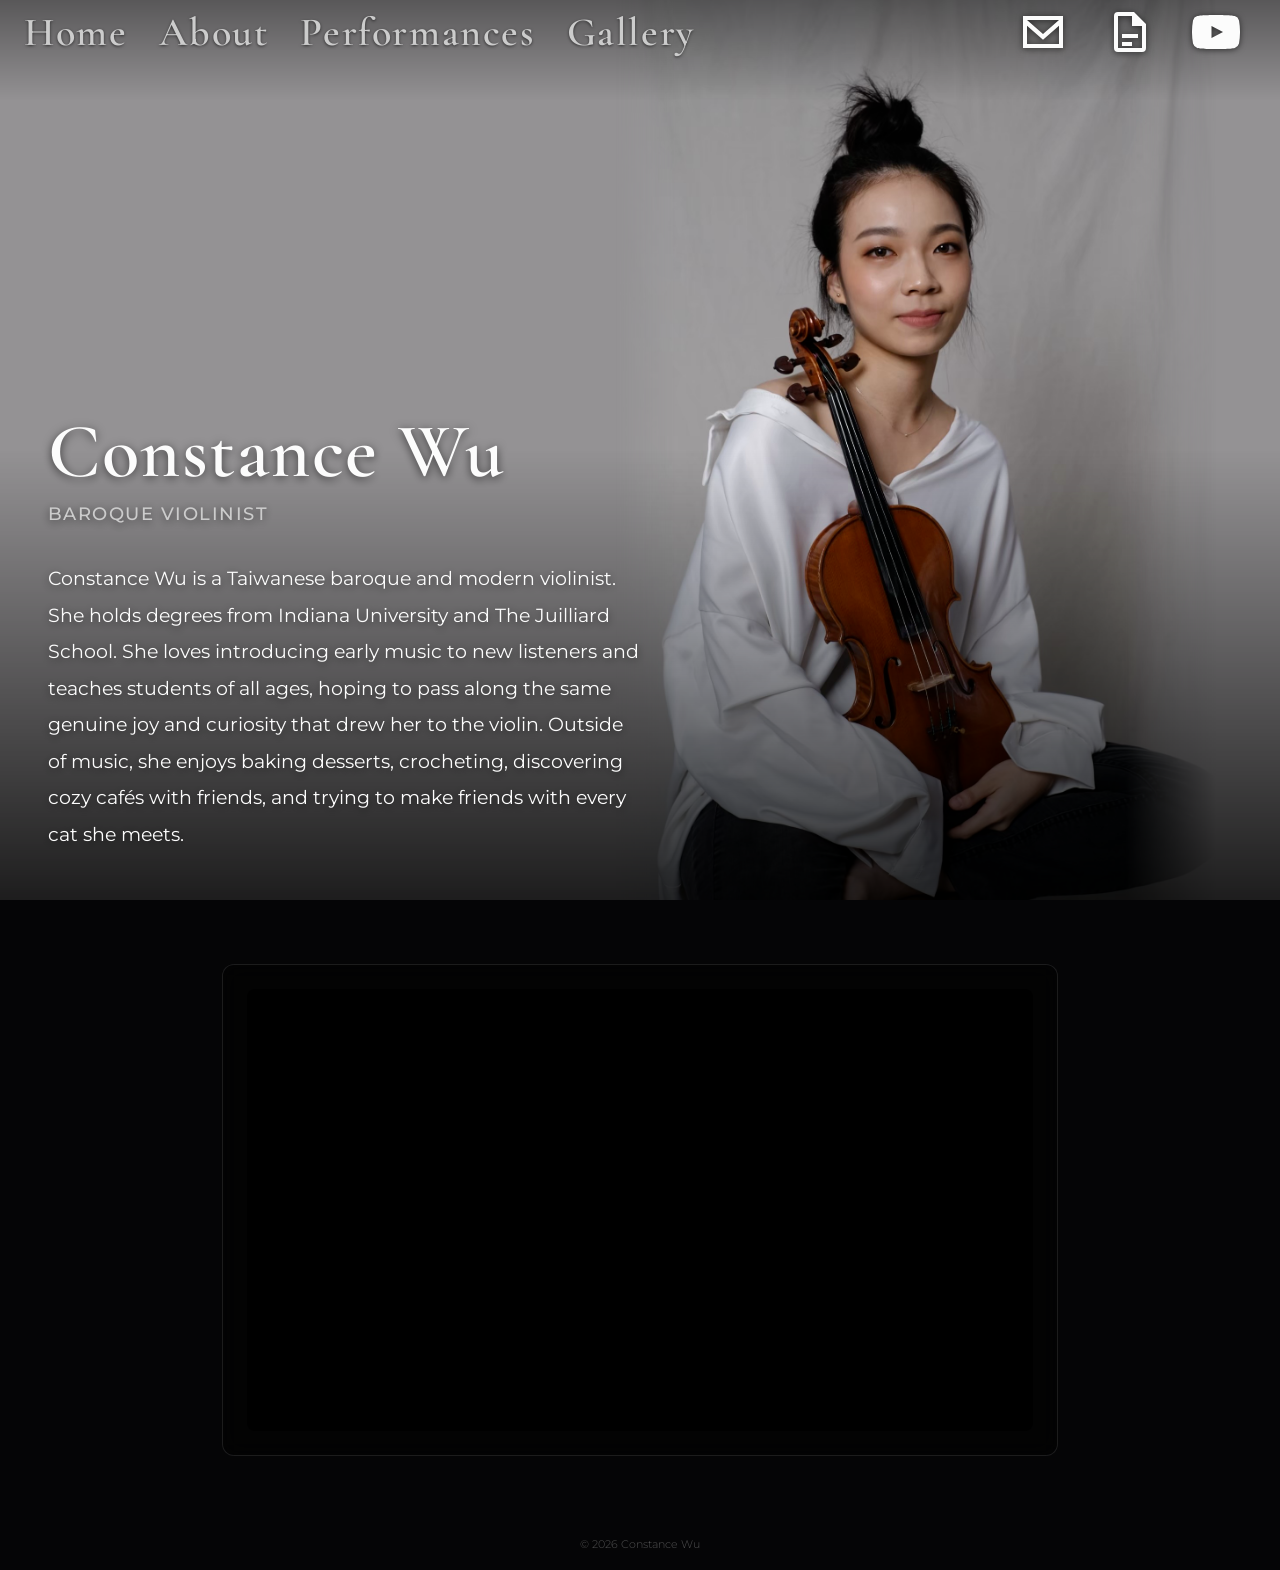
<file: index.html>
<!DOCTYPE html>
<html lang="en">
<head>
  <meta charset="UTF-8">
  <meta name="viewport" content="width=device-width, initial-scale=1.0, viewport-fit=cover">
  <!-- <title>Constance 儬雯 Wu — Baroque Violinist</title> -->
  <title>Constance Wu — Baroque Violinist</title>
  <meta name="description" content="Constance Wu is a historical performance violinist specializing in baroque and early music.">
  <link href="https://fonts.googleapis.com/css2?family=Cormorant+Garamond:ital,wght@0,400;0,600;1,400&family=Montserrat:wght@300;400&display=swap" rel="stylesheet">
  <link rel="stylesheet" href="style.css?v=10">
</head>
<body>

  <!-- ── Top Bar ── -->
  <div class="topbar" id="topbar">
    <div class="topbar__nav">
      <a class="topbar__nav-link" href="index.html">Home</a>
      <a class="topbar__nav-link" href="about.html">About</a>
      <a class="topbar__nav-link" href="performances.html">Performances</a>
      <a class="topbar__nav-link" href="gallery.html">Gallery</a>
    </div>
    <button class="topbar__hamburger" id="hamburger" aria-label="Open menu">
      <span></span>
    </button>
    <div class="topbar__icons">
      <button class="topbar__icon" data-copy-email="constancewuviolin@gmail.com" aria-label="Copy email" title="Copy email">
        <svg viewBox="0 0 24 24"><path d="M2 4h20v16H2V4zm2 2v.01L12 13l8-6.99V6H4zm0 2.83V18h16V8.83l-8 7-8-7z"/></svg>
      </button>
      <a class="topbar__icon" href="resume.pdf" target="_blank" rel="noopener" aria-label="Resume" title="Resume">
        <svg viewBox="0 0 24 24"><path d="M14 2H6a2 2 0 0 0-2 2v16a2 2 0 0 0 2 2h12a2 2 0 0 0 2-2V8l-6-6zm4 18H6V4h7v5h5v11zM8 13h8v2H8v-2zm0 4h5v2H8v-2z"/></svg>
      </a>
      <a class="topbar__icon" href="https://www.youtube.com/channel/UC7x-e4tsXM0dXBNv_wuoOEw" target="_blank" rel="noopener" aria-label="YouTube" title="YouTube">
        <svg viewBox="0 0 24 24"><path d="M23.5 6.19a3.02 3.02 0 0 0-2.12-2.14C19.5 3.5 12 3.5 12 3.5s-7.5 0-9.38.55A3.02 3.02 0 0 0 .5 6.19 31.7 31.7 0 0 0 0 12a31.7 31.7 0 0 0 .5 5.81 3.02 3.02 0 0 0 2.12 2.14c1.88.55 9.38.55 9.38.55s7.5 0 9.38-.55a3.02 3.02 0 0 0 2.12-2.14A31.7 31.7 0 0 0 24 12a31.7 31.7 0 0 0-.5-5.81zM9.75 15.02V8.98L15.5 12l-5.75 3.02z"/></svg>
      </a>
    </div>
  </div>

  <!-- ── Overlay Menu ── -->
  <nav class="overlay-menu" id="overlay-menu">
    <ul class="overlay-menu__nav">
      <li><a class="overlay-menu__link overlay-menu__link--active" href="index.html">Home</a></li>
      <li><a class="overlay-menu__link" href="about.html">About</a></li>
      <li><a class="overlay-menu__link" href="performances.html">Performances</a></li>
      <li><a class="overlay-menu__link" href="gallery.html">Gallery</a></li>
    </ul>
    <div class="overlay-menu__icons">
      <button class="overlay-menu__icon" data-copy-email="constancewuviolin@gmail.com" aria-label="Copy email" title="Copy email">
        <svg viewBox="0 0 24 24"><path d="M2 4h20v16H2V4zm2 2v.01L12 13l8-6.99V6H4zm0 2.83V18h16V8.83l-8 7-8-7z"/></svg>
      </button>
      <a class="overlay-menu__icon" href="resume.pdf" target="_blank" rel="noopener" aria-label="Resume" title="Resume">
        <svg viewBox="0 0 24 24"><path d="M14 2H6a2 2 0 0 0-2 2v16a2 2 0 0 0 2 2h12a2 2 0 0 0 2-2V8l-6-6zm4 18H6V4h7v5h5v11zM8 13h8v2H8v-2zm0 4h5v2H8v-2z"/></svg>
      </a>
      <a class="overlay-menu__icon" href="https://www.youtube.com/channel/UC7x-e4tsXM0dXBNv_wuoOEw" target="_blank" rel="noopener" aria-label="YouTube" title="YouTube">
        <svg viewBox="0 0 24 24"><path d="M23.5 6.19a3.02 3.02 0 0 0-2.12-2.14C19.5 3.5 12 3.5 12 3.5s-7.5 0-9.38.55A3.02 3.02 0 0 0 .5 6.19 31.7 31.7 0 0 0 0 12a31.7 31.7 0 0 0 .5 5.81 3.02 3.02 0 0 0 2.12 2.14c1.88.55 9.38.55 9.38.55s7.5 0 9.38-.55a3.02 3.02 0 0 0 2.12-2.14A31.7 31.7 0 0 0 24 12a31.7 31.7 0 0 0-.5-5.81zM9.75 15.02V8.98L15.5 12l-5.75 3.02z"/></svg>
      </a>
    </div>
  </nav>

  <!-- ── Hero (image stays fixed, content scrolls over) ── -->
  <section class="hero hero--home" id="hero">
    <img class="hero__img hero__img--home" src="images/profile.PNG" alt="">
    <div class="hero__text">
      <!-- <h1 class="hero__name">Constance 儬雯 Wu 🐰</h1> -->
      <h1 class="hero__name">Constance Wu</h1>
      <p class="hero__tagline">Baroque Violinist</p>
      <div class="bio-block bio-block--desktop">
        <p class="bio-block__text">
            Constance Wu is a Taiwanese baroque and modern violinist. She holds degrees from Indiana University and The Juilliard School. She loves introducing early music to new listeners and teaches students of all ages, hoping to pass along the same genuine joy and curiosity that drew her to the violin. Outside of music, she enjoys baking desserts, crocheting, discovering cozy cafés with friends, and trying to make friends with every cat she meets.
        </p>
      </div>
    </div>
  </section>

  <!-- ── Content panel (scrolls over fixed hero image) ── -->
  <div class="content-panel">
    <div class="content content--home">
      <div class="bio-block bio-block--mobile">
        <p class="bio-block__text">
            Constance Wu is a Taiwanese baroque and modern violinist. She holds degrees from Indiana University and The Juilliard School. She loves introducing early music to new listeners and teaches students of all ages, hoping to pass along the same genuine joy and curiosity that drew her to the violin. Outside of music, she enjoys baking desserts, crocheting, discovering cozy cafés with friends, and trying to make friends with every cat she meets.
        </p>
      </div>
      <div class="perf-card">
        <div class="perf-card__video">
          <iframe src="https://www.youtube-nocookie.com/embed/VZqaKk4O1pA?rel=0&modestbranding=1" title="Performance video"
            allow="accelerometer; autoplay; clipboard-write; encrypted-media; gyroscope; picture-in-picture; web-share"
            allowfullscreen loading="lazy"></iframe>
        </div>
      </div>
    </div>

    <footer class="site-footer">
      <p class="site-footer__copy">&copy; 2026 Constance Wu</p>
    </footer>
  </div>

  <!-- ── Copy toast ── -->
  <div class="copy-toast" id="copy-toast">Email copied!</div>

  <script src="script.js"></script>
</body>
</html>
</file>
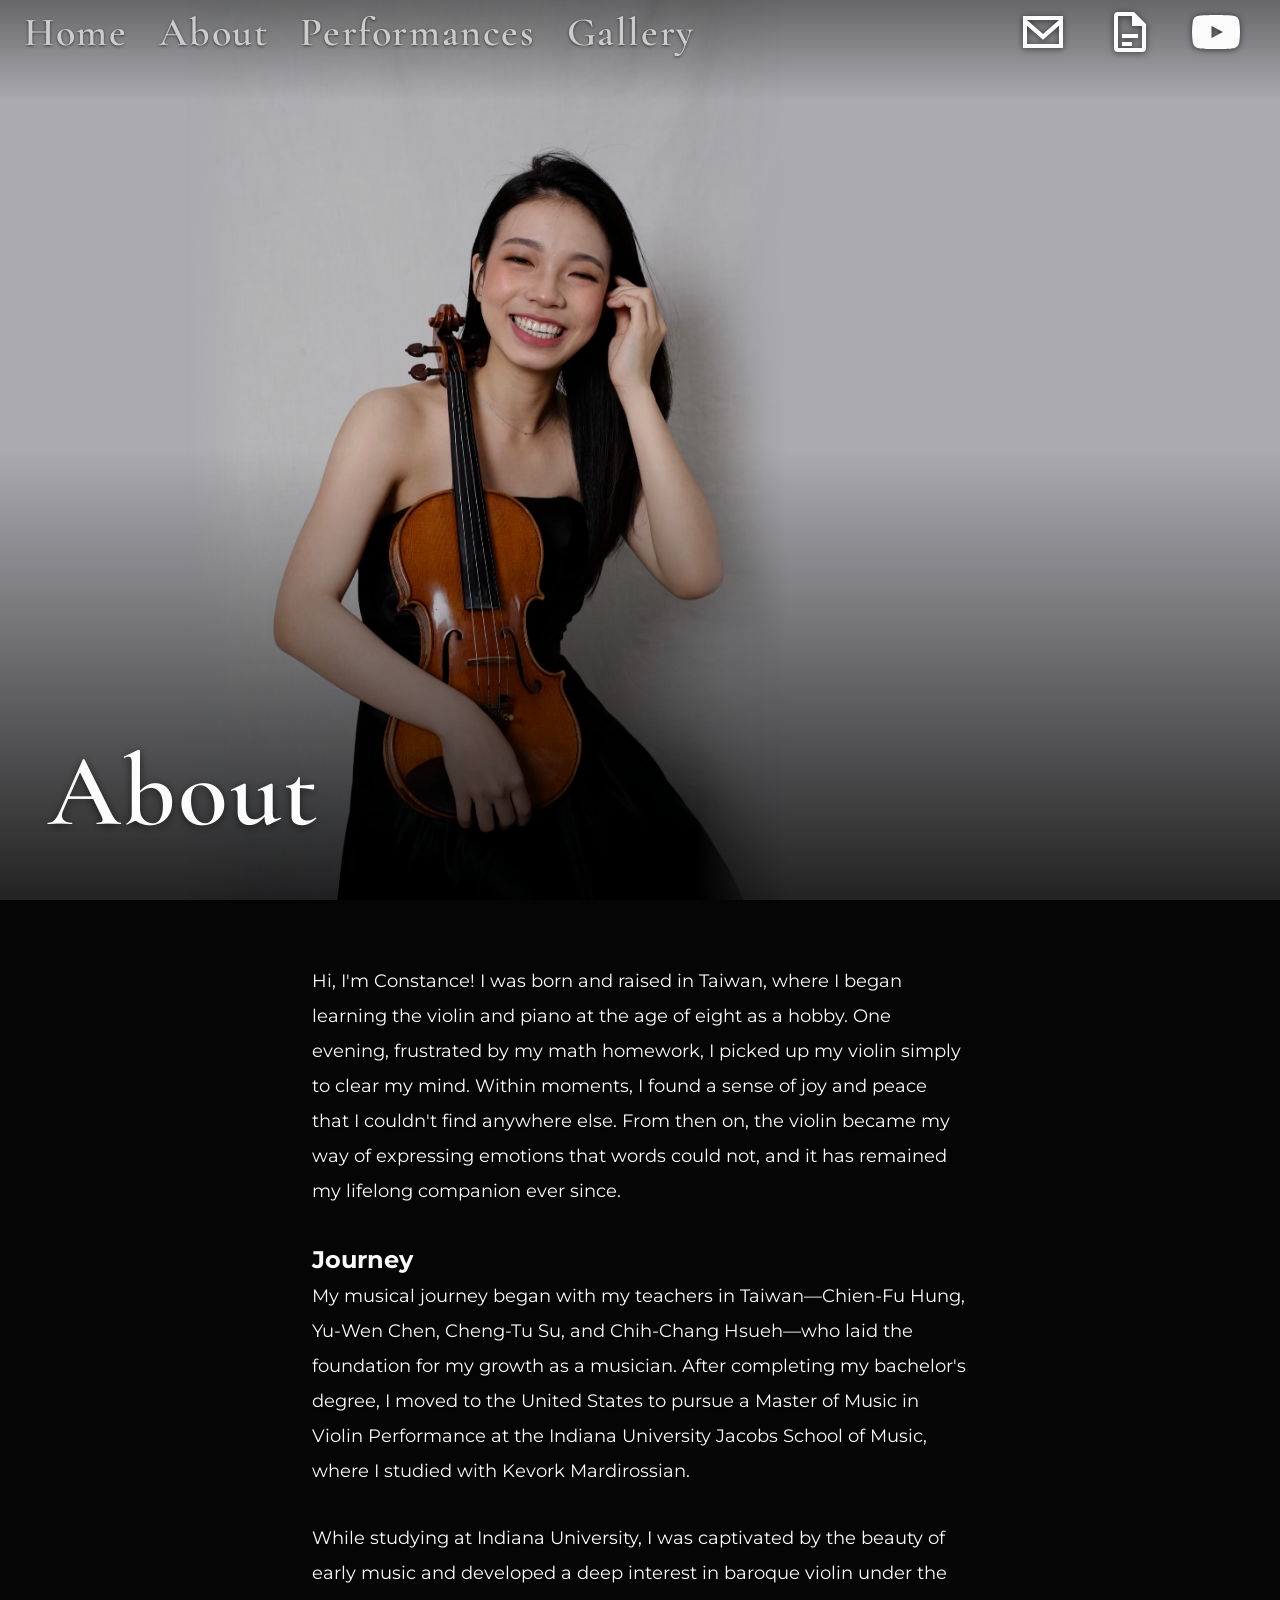
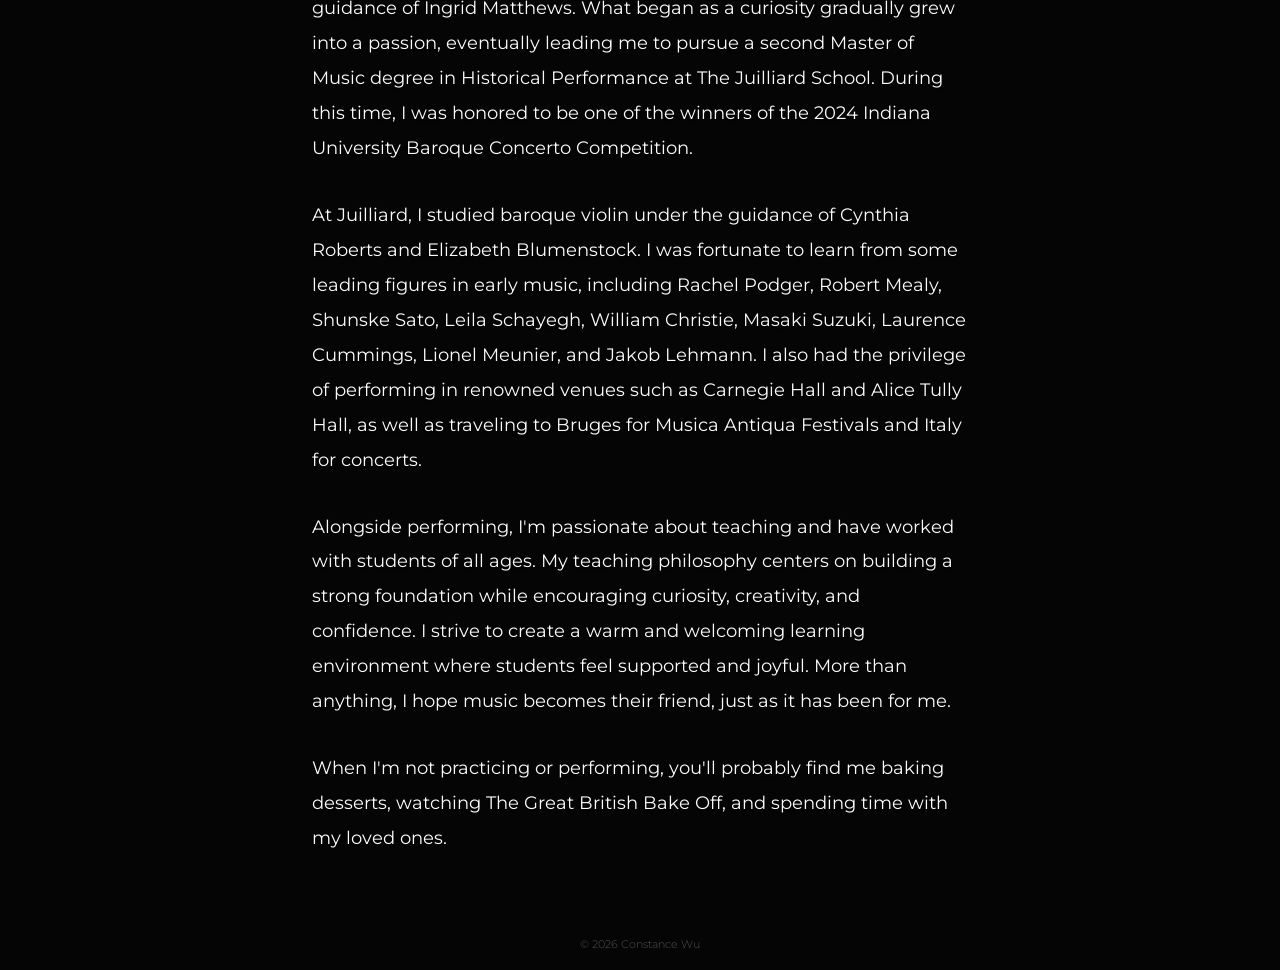
<file: about.html>
<!DOCTYPE html>
<html lang="en">
<head>
  <meta charset="UTF-8">
  <meta name="viewport" content="width=device-width, initial-scale=1.0, viewport-fit=cover">
  <title>About — Constance 儬雯 Wu</title>
  <meta name="description" content="Learn about Constance Wu, a historical performance violinist dedicated to baroque and early music.">
  <link href="https://fonts.googleapis.com/css2?family=Cormorant+Garamond:ital,wght@0,400;0,600;1,400&family=Montserrat:wght@300;400&display=swap" rel="stylesheet">
  <link rel="stylesheet" href="style.css?v=10">
</head>
<body>

  <!-- ── Top Bar ── -->
  <div class="topbar" id="topbar">
    <div class="topbar__nav">
      <a class="topbar__nav-link" href="index.html">Home</a>
      <a class="topbar__nav-link" href="about.html">About</a>
      <a class="topbar__nav-link" href="performances.html">Performances</a>
      <a class="topbar__nav-link" href="gallery.html">Gallery</a>
    </div>
    <button class="topbar__hamburger" id="hamburger" aria-label="Open menu">
      <span></span>
    </button>
    <div class="topbar__icons">
      <button class="topbar__icon" data-copy-email="constancewuviolin@gmail.com" aria-label="Copy email" title="Copy email">
        <svg viewBox="0 0 24 24"><path d="M2 4h20v16H2V4zm2 2v.01L12 13l8-6.99V6H4zm0 2.83V18h16V8.83l-8 7-8-7z"/></svg>
      </button>
      <a class="topbar__icon" href="resume.pdf" target="_blank" rel="noopener" aria-label="Resume" title="Resume">
        <svg viewBox="0 0 24 24"><path d="M14 2H6a2 2 0 0 0-2 2v16a2 2 0 0 0 2 2h12a2 2 0 0 0 2-2V8l-6-6zm4 18H6V4h7v5h5v11zM8 13h8v2H8v-2zm0 4h5v2H8v-2z"/></svg>
      </a>
      <a class="topbar__icon" href="https://www.youtube.com/channel/UC7x-e4tsXM0dXBNv_wuoOEw" target="_blank" rel="noopener" aria-label="YouTube" title="YouTube">
        <svg viewBox="0 0 24 24"><path d="M23.5 6.19a3.02 3.02 0 0 0-2.12-2.14C19.5 3.5 12 3.5 12 3.5s-7.5 0-9.38.55A3.02 3.02 0 0 0 .5 6.19 31.7 31.7 0 0 0 0 12a31.7 31.7 0 0 0 .5 5.81 3.02 3.02 0 0 0 2.12 2.14c1.88.55 9.38.55 9.38.55s7.5 0 9.38-.55a3.02 3.02 0 0 0 2.12-2.14A31.7 31.7 0 0 0 24 12a31.7 31.7 0 0 0-.5-5.81zM9.75 15.02V8.98L15.5 12l-5.75 3.02z"/></svg>
      </a>
    </div>
  </div>

  <!-- ── Overlay Menu ── -->
  <nav class="overlay-menu" id="overlay-menu">
    <ul class="overlay-menu__nav">
      <li><a class="overlay-menu__link" href="index.html">Home</a></li>
      <li><a class="overlay-menu__link overlay-menu__link--active" href="about.html">About</a></li>
      <li><a class="overlay-menu__link" href="performances.html">Performances</a></li>
      <li><a class="overlay-menu__link" href="gallery.html">Gallery</a></li>
    </ul>
    <div class="overlay-menu__icons">
      <button class="overlay-menu__icon" data-copy-email="constancewuviolin@gmail.com" aria-label="Copy email" title="Copy email">
        <svg viewBox="0 0 24 24"><path d="M2 4h20v16H2V4zm2 2v.01L12 13l8-6.99V6H4zm0 2.83V18h16V8.83l-8 7-8-7z"/></svg>
      </button>
      <a class="overlay-menu__icon" href="resume.pdf" target="_blank" rel="noopener" aria-label="Resume" title="Resume">
        <svg viewBox="0 0 24 24"><path d="M14 2H6a2 2 0 0 0-2 2v16a2 2 0 0 0 2 2h12a2 2 0 0 0 2-2V8l-6-6zm4 18H6V4h7v5h5v11zM8 13h8v2H8v-2zm0 4h5v2H8v-2z"/></svg>
      </a>
      <a class="overlay-menu__icon" href="https://www.youtube.com/channel/UC7x-e4tsXM0dXBNv_wuoOEw" target="_blank" rel="noopener" aria-label="YouTube" title="YouTube">
        <svg viewBox="0 0 24 24"><path d="M23.5 6.19a3.02 3.02 0 0 0-2.12-2.14C19.5 3.5 12 3.5 12 3.5s-7.5 0-9.38.55A3.02 3.02 0 0 0 .5 6.19 31.7 31.7 0 0 0 0 12a31.7 31.7 0 0 0 .5 5.81 3.02 3.02 0 0 0 2.12 2.14c1.88.55 9.38.55 9.38.55s7.5 0 9.38-.55a3.02 3.02 0 0 0 2.12-2.14A31.7 31.7 0 0 0 24 12a31.7 31.7 0 0 0-.5-5.81zM9.75 15.02V8.98L15.5 12l-5.75 3.02z"/></svg>
      </a>
    </div>
  </nav>

  <!-- ── About Hero (image stays fixed, content scrolls over) ── -->
  <section class="hero">
    <img class="hero__img hero__img--about" src="images/about.PNG" alt="">
    <div class="hero__text">
      <h1 class="hero__name hero__name--large hero__name--about">About</h1>
    </div>
  </section>

  <!-- ── About Content (scrolls over fixed image) ── -->
  <div class="content-panel">
    <div class="about-content">
      <p>
        Hi, I'm Constance! I was born and raised in Taiwan, where I began learning the violin and piano at the age of eight as a hobby. One evening, frustrated by my math homework, I picked up my violin simply to clear my mind. Within moments, I found a sense of joy and peace that I couldn't find anywhere else. From then on, the violin became my way of expressing emotions that words could not, and it has remained my lifelong companion ever since.
      </p>
      <h2>Journey</h2>
      <p>
        My musical journey began with my teachers in Taiwan—Chien-Fu Hung, Yu-Wen Chen, Cheng-Tu Su, and Chih-Chang Hsueh—who laid the foundation for my growth as a musician. After completing my bachelor's degree, I moved to the United States to pursue a Master of Music in Violin Performance at the Indiana University Jacobs School of Music, where I studied with Kevork Mardirossian.      </p>
      <p>
        While studying at Indiana University, I was captivated by the beauty of early music and developed a deep interest in baroque violin under the guidance of Ingrid Matthews. What began as a curiosity gradually grew into a passion, eventually leading me to pursue a second Master of Music degree in Historical Performance at The Juilliard School. During this time, I was honored to be one of the winners of the 2024 Indiana University Baroque Concerto Competition.
      </p>
      <p>
        At Juilliard, I studied baroque violin under the guidance of Cynthia Roberts and Elizabeth Blumenstock. I was fortunate to learn from some leading figures in early music, including Rachel Podger, Robert Mealy, Shunske Sato, Leila Schayegh, William Christie, Masaki Suzuki, Laurence Cummings, Lionel Meunier, and Jakob Lehmann. I also had the privilege of performing in renowned venues such as Carnegie Hall and Alice Tully Hall, as well as traveling to Bruges for Musica Antiqua Festivals and Italy for concerts.
      </p>
      <p>
        Alongside performing, I'm passionate about teaching and have worked with students of all ages. My teaching philosophy centers on building a strong foundation while encouraging curiosity, creativity, and confidence. I strive to create a warm and welcoming learning environment where students feel supported and joyful. More than anything, I hope music becomes their friend, just as it has been for me.
      </p>
      <p>
        When I'm not practicing or performing, you'll probably find me baking desserts, watching The Great British Bake Off, and spending time with my loved ones.
      </p>
    </div>

    <footer class="site-footer">
      <p class="site-footer__copy">&copy; 2026 Constance Wu</p>
    </footer>
  </div>

  <!-- ── Copy toast ── -->
  <div class="copy-toast" id="copy-toast">Email copied!</div>

  <script src="script.js"></script>
</body>
</html>
</file>
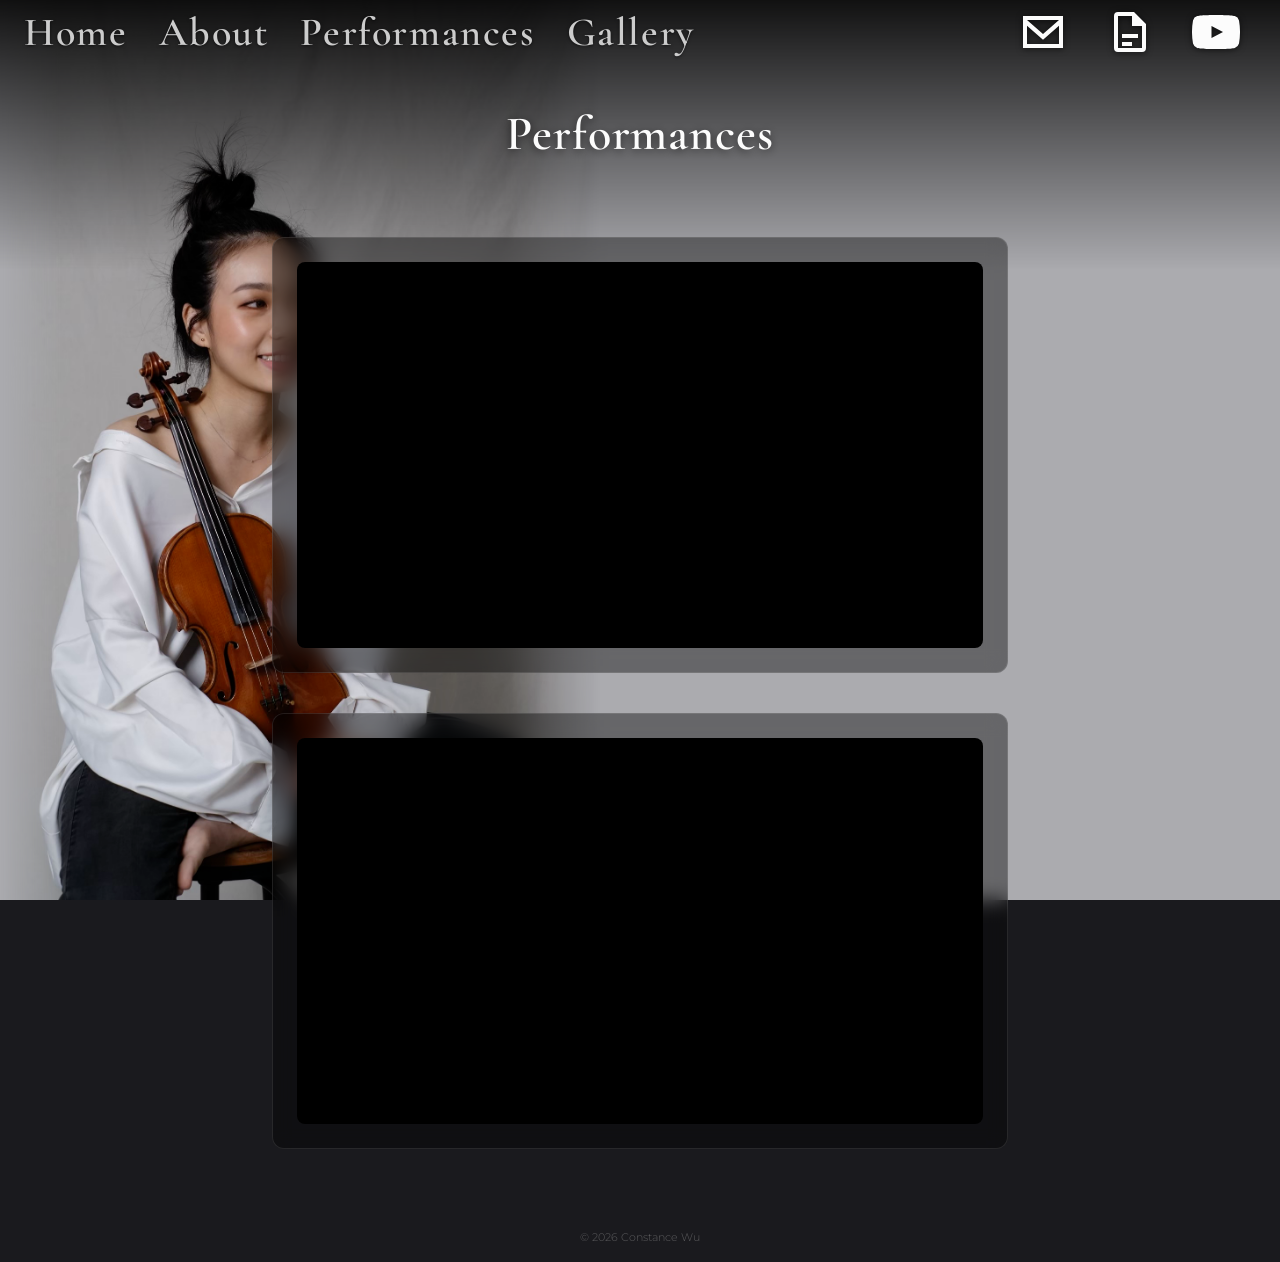
<file: performances.html>
<!DOCTYPE html>
<html lang="en">
<head>
  <meta charset="UTF-8">
  <meta name="viewport" content="width=device-width, initial-scale=1.0, viewport-fit=cover">
  <title>Performances — Constance 儬雯 Wu</title>
  <meta name="description" content="Watch selected performances by Constance Wu, historical performance violinist.">
  <link href="https://fonts.googleapis.com/css2?family=Cormorant+Garamond:ital,wght@0,400;0,600;1,400&family=Montserrat:wght@300;400&display=swap" rel="stylesheet">
  <link rel="stylesheet" href="style.css?v=10">
</head>
<body>

  <!-- ── Top Bar ── -->
  <div class="topbar topbar--scrolled" id="topbar">
    <div class="topbar__nav">
      <a class="topbar__nav-link" href="index.html">Home</a>
      <a class="topbar__nav-link" href="about.html">About</a>
      <a class="topbar__nav-link" href="performances.html">Performances</a>
      <a class="topbar__nav-link" href="gallery.html">Gallery</a>
    </div>
    <button class="topbar__hamburger" id="hamburger" aria-label="Open menu">
      <span></span>
    </button>
    <div class="topbar__icons">
      <button class="topbar__icon" data-copy-email="constancewuviolin@gmail.com" aria-label="Copy email" title="Copy email">
        <svg viewBox="0 0 24 24"><path d="M2 4h20v16H2V4zm2 2v.01L12 13l8-6.99V6H4zm0 2.83V18h16V8.83l-8 7-8-7z"/></svg>
      </button>
      <a class="topbar__icon" href="resume.pdf" target="_blank" rel="noopener" aria-label="Resume" title="Resume">
        <svg viewBox="0 0 24 24"><path d="M14 2H6a2 2 0 0 0-2 2v16a2 2 0 0 0 2 2h12a2 2 0 0 0 2-2V8l-6-6zm4 18H6V4h7v5h5v11zM8 13h8v2H8v-2zm0 4h5v2H8v-2z"/></svg>
      </a>
      <a class="topbar__icon" href="https://www.youtube.com/channel/UC7x-e4tsXM0dXBNv_wuoOEw" target="_blank" rel="noopener" aria-label="YouTube" title="YouTube">
        <svg viewBox="0 0 24 24"><path d="M23.5 6.19a3.02 3.02 0 0 0-2.12-2.14C19.5 3.5 12 3.5 12 3.5s-7.5 0-9.38.55A3.02 3.02 0 0 0 .5 6.19 31.7 31.7 0 0 0 0 12a31.7 31.7 0 0 0 .5 5.81 3.02 3.02 0 0 0 2.12 2.14c1.88.55 9.38.55 9.38.55s7.5 0 9.38-.55a3.02 3.02 0 0 0 2.12-2.14A31.7 31.7 0 0 0 24 12a31.7 31.7 0 0 0-.5-5.81zM9.75 15.02V8.98L15.5 12l-5.75 3.02z"/></svg>
      </a>
    </div>
  </div>

  <!-- ── Overlay Menu ── -->
  <nav class="overlay-menu" id="overlay-menu">
    <ul class="overlay-menu__nav">
      <li><a class="overlay-menu__link" href="index.html">Home</a></li>
      <li><a class="overlay-menu__link" href="about.html">About</a></li>
      <li><a class="overlay-menu__link overlay-menu__link--active" href="performances.html">Performances</a></li>
      <li><a class="overlay-menu__link" href="gallery.html">Gallery</a></li>
    </ul>
    <div class="overlay-menu__icons">
      <button class="overlay-menu__icon" data-copy-email="constancewuviolin@gmail.com" aria-label="Copy email" title="Copy email">
        <svg viewBox="0 0 24 24"><path d="M2 4h20v16H2V4zm2 2v.01L12 13l8-6.99V6H4zm0 2.83V18h16V8.83l-8 7-8-7z"/></svg>
      </button>
      <a class="overlay-menu__icon" href="resume.pdf" target="_blank" rel="noopener" aria-label="Resume" title="Resume">
        <svg viewBox="0 0 24 24"><path d="M14 2H6a2 2 0 0 0-2 2v16a2 2 0 0 0 2 2h12a2 2 0 0 0 2-2V8l-6-6zm4 18H6V4h7v5h5v11zM8 13h8v2H8v-2zm0 4h5v2H8v-2z"/></svg>
      </a>
      <a class="overlay-menu__icon" href="https://www.youtube.com/channel/UC7x-e4tsXM0dXBNv_wuoOEw" target="_blank" rel="noopener" aria-label="YouTube" title="YouTube">
        <svg viewBox="0 0 24 24"><path d="M23.5 6.19a3.02 3.02 0 0 0-2.12-2.14C19.5 3.5 12 3.5 12 3.5s-7.5 0-9.38.55A3.02 3.02 0 0 0 .5 6.19 31.7 31.7 0 0 0 0 12a31.7 31.7 0 0 0 .5 5.81 3.02 3.02 0 0 0 2.12 2.14c1.88.55 9.38.55 9.38.55s7.5 0 9.38-.55a3.02 3.02 0 0 0 2.12-2.14A31.7 31.7 0 0 0 24 12a31.7 31.7 0 0 0-.5-5.81zM9.75 15.02V8.98L15.5 12l-5.75 3.02z"/></svg>
      </a>
    </div>
  </nav>

  <!-- ── Background ── -->
  <div class="bg-solid"></div>
  <div class="bg-gradient-top"></div>
  <img class="hero__img hero__img--performances" src="images/performances.PNG" alt="">

  <!-- ── Header ── -->
  <div class="performances-header">
    <h1>Performances</h1>
  </div>

  <!-- ── Video List ── -->
  <div class="performances-list">

    <div class="perf-card">
      <div class="perf-card__video">
        <iframe src="https://www.youtube.com/embed/nDVmQAHCDYY?si=Zc-fkIuHB-7fdIrb"
          title="Johann Heinrich Schmelzer - Sotanae unarum fidium: Sonata No.5"
          allow="accelerometer; autoplay; clipboard-write; encrypted-media; gyroscope; picture-in-picture; web-share"
          allowfullscreen loading="lazy"></iframe>
      </div>
    </div>
    <div class="perf-card">
      <div class="perf-card__video">
        <iframe src="https://www.youtube.com/embed/SHAHas87ICQ?si=2ZaReDxGhGz5mOXh"
          title="F. Couperin - Concerts Royaux Premiere Concert"
          allow="accelerometer; autoplay; clipboard-write; encrypted-media; gyroscope; picture-in-picture; web-share"
          allowfullscreen loading="lazy"></iframe>
      </div>
    </div>
  </div>

  <!-- ── Footer ── -->
  <footer class="site-footer">
    <p class="site-footer__copy">&copy; 2026 Constance Wu</p>
  </footer>

  <!-- ── Copy toast ── -->
  <div class="copy-toast" id="copy-toast">Email copied!</div>

  <script src="script.js"></script>
</body>
</html>
</file>
<file: style.css>
/* ===== RESET & BASE ===== */
*,
*::before,
*::after {
  margin: 0;
  padding: 0;
  box-sizing: border-box;
}

:root {
  --text-primary: #fcfcfc;
  --text-secondary: #cccccc;
  --text-muted: #999999;
  --bg-page: #1a1a1e;
  --bg-hero: #ababaf;
  --glass-bg: rgba(0, 0, 0, 0.4);
  --glass-bg-heavy: rgba(0, 0, 0, 0.6);
  --glass-border: rgba(255, 255, 255, 0.1);
  --glass-border-hover: rgba(255, 255, 255, 0.2);
  --accent-subtle: rgba(255, 255, 255, 0.08);
  --radius: 8px;
  --radius-lg: 12px;
  --transition: 0.3s ease;
  --font-heading: 'Cormorant Garamond', serif;
  --font-body: 'Montserrat', sans-serif;
  --nav-height: 64px;
}

html {
  height: 100%;
  overscroll-behavior: none;
  scroll-behavior: smooth;
}

body {
  min-height: 100vh;
  font-family: var(--font-body);
  color: var(--text-primary);
  background-color: var(--bg-page);
  -webkit-font-smoothing: antialiased;
  -moz-osx-font-smoothing: grayscale;
  line-height: 1.6;
}

img {
  display: block;
  max-width: 100%;
}

a {
  color: inherit;
  text-decoration: none;
}

button {
  font-family: inherit;
}

/* ===== TOP BAR ===== */
.topbar {
  position: fixed;
  top: 0;
  left: 0;
  right: 0;
  z-index: 100;
  display: flex;
  align-items: center;
  justify-content: space-between;
  height: calc(var(--nav-height) + env(safe-area-inset-top));
  padding: env(safe-area-inset-top) 1.5rem 0 1.5rem;
  transition: background var(--transition), box-shadow var(--transition);
}

.topbar--scrolled {
  background: var(--glass-bg-heavy);
  backdrop-filter: blur(12px);
  -webkit-backdrop-filter: blur(12px);
  box-shadow: 0 1px 0 var(--glass-border);
}

.topbar__nav {
  display: flex;
  gap: 2rem;
}

.topbar__nav-link {
  font-family: var(--font-heading);
  font-size: 2.5rem;
  font-weight: 600;
  letter-spacing: 0.04em;
  color: var(--text-secondary);
  position: relative;
  transition: color var(--transition);
  text-shadow: 0 1px 3px rgba(0, 0, 0, 0.6);
}

.topbar__nav-link::after {
  content: '';
  position: absolute;
  bottom: 0;
  left: 50%;
  transform: translateX(-50%);
  width: 0;
  height: 1px;
  background-color: var(--text-primary);
  transition: width var(--transition);
}

.topbar__nav-link:hover {
  color: var(--text-primary);
}

.topbar__nav-link:hover::after {
  width: 100%;
}

/* Drop-shadow on icons/hamburger when over hero (no glass bg) */
.topbar:not(.topbar--scrolled) .topbar__icon svg {
  filter: drop-shadow(0 1px 3px rgba(0, 0, 0, 0.6));
}
.topbar:not(.topbar--scrolled) .topbar__hamburger span,
.topbar:not(.topbar--scrolled) .topbar__hamburger span::before,
.topbar:not(.topbar--scrolled) .topbar__hamburger span::after {
  filter: drop-shadow(0 1px 3px rgba(0, 0, 0, 0.6));
}

.topbar__hamburger {
  display: flex;
  align-items: center;
  justify-content: center;
  width: 52px;
  height: 52px;
  background: none;
  border: none;
  cursor: pointer;
  position: relative;
  z-index: 200;
}

.topbar__hamburger span,
.topbar__hamburger span::before,
.topbar__hamburger span::after {
  display: block;
  width: 26px;
  height: 1.5px;
  background: var(--text-primary);
  border-radius: 1px;
  transition: transform 0.3s ease, opacity 0.2s ease;
}

.topbar__hamburger span::before,
.topbar__hamburger span::after {
  content: '';
  position: absolute;
}

.topbar__hamburger span::before { transform: translateY(-9px); }
.topbar__hamburger span::after  { transform: translateY(9px); }

.topbar__hamburger.is-active span { background: transparent; }
.topbar__hamburger.is-active span::before {
  transform: rotate(45deg);
  background: var(--text-primary);
}
.topbar__hamburger.is-active span::after {
  transform: rotate(-45deg);
  background: var(--text-primary);
}

.topbar__icons {
  display: flex;
  align-items: center;
  gap: 0.4rem;
}

.topbar__icon {
  display: flex;
  align-items: center;
  justify-content: center;
  width: 80px;
  height: 80px;
  border-radius: 50%;
  transition: background var(--transition);
  color: var(--text-primary);
  background: none;
  border: none;
  cursor: pointer;
}

.topbar__icon:hover {
  background: var(--accent-subtle);
}

.topbar__icon svg {
  width: 48px;
  height: 48px;
  fill: currentColor;
}

/* ===== OVERLAY MENU ===== */
.overlay-menu {
  position: fixed;
  inset: 0;
  z-index: 150;
  display: flex;
  flex-direction: column;
  align-items: center;
  justify-content: center;
  background: rgba(0, 0, 0, 0.7);
  backdrop-filter: blur(6px);
  -webkit-backdrop-filter: blur(6px);
  opacity: 0;
  visibility: hidden;
  transition: opacity 0.35s ease, visibility 0.35s ease;
}

.overlay-menu.is-open {
  opacity: 1;
  visibility: visible;
}

.overlay-menu__nav {
  list-style: none;
  text-align: center;
  display: flex;
  flex-direction: column;
  gap: 2rem;
}

.overlay-menu__link {
  font-family: var(--font-heading);
  font-size: clamp(2rem, 5vw, 3.5rem);
  font-weight: 400;
  letter-spacing: 0.03em;
  color: var(--text-secondary);
  transition: color var(--transition), transform var(--transition);
  display: inline-block;
  position: relative;
}

.overlay-menu__link::after {
  content: '';
  position: absolute;
  bottom: 0;
  left: 50%;
  transform: translateX(-50%);
  width: 0;
  height: 2px;
  background-color: var(--text-primary);
  transition: width var(--transition);
}

.overlay-menu__link:hover {
  color: var(--text-primary);
  transform: scale(1.05);
}

.overlay-menu__link:hover::after {
  width: 100%;
}

.overlay-menu__icons {
  display: flex;
  justify-content: center;
  gap: 1.5rem;
  position: absolute;
  bottom: calc(2rem + env(safe-area-inset-bottom));
  width: 100%;
}

.overlay-menu__icon {
  display: flex;
  align-items: center;
  justify-content: center;
  width: 60px;
  height: 60px;
  border-radius: 50%;
  transition: background var(--transition);
  color: rgba(255, 255, 255, 0.7);
  background: none;
  border: none;
}

.overlay-menu__icon:hover {
  color: #fff;
  background: rgba(255, 255, 255, 0.1);
}

.overlay-menu__icon svg {
  width: 36px;
  height: 36px;
  fill: currentColor;
}

/* ===== HERO (homepage) ===== */
.hero {
  position: relative;
  width: 100%;
  height: 100vh;
}

/* Top gradient for topbar icon visibility */
.hero::before {
  content: '';
  position: fixed;
  top: 0;
  left: 0;
  right: 0;
  height: 100px;
  background: linear-gradient(to bottom, rgba(0, 0, 0, 0.4) 0%, transparent 100%);
  z-index: -1;
  pointer-events: none;
}

/* Solid grey background behind images */
.hero::after {
  content: '';
  position: fixed;
  inset: 0;
  background-color: var(--bg-hero);
  z-index: -3;
  pointer-events: none;
}

#hero::after {
  background-color: #949294;
}

/* Fixed background image element */
.hero__img {
  position: fixed;
  top: 0;
  height: 100vh;
  width: auto;
  max-width: none; /* Prevents global img reset from distorting aspect ratio */
  z-index: -2;
  pointer-events: none;
  -webkit-mask-image: linear-gradient(to right, transparent 0%, black 10%, black 85%, transparent 100%);
  mask-image: linear-gradient(to right, transparent 0%, black 10%, black 85%, transparent 100%);
}

.hero__img--home {
  right: 5vw; /* Positioned near right edge */
}

.hero__img--about {
  left: 14.6vw; /* Golden ratio step from the left edge */
}

.hero__text {
  position: absolute;
  bottom: 3rem;
  left: 3rem;
  right: 3rem;
  z-index: 10;
}

.hero__name {
  font-family: var(--font-heading);
  font-size: clamp(2.5rem, 6vw, 5rem);
  font-weight: 600;
  line-height: 1.05;
  letter-spacing: 0.02em;
  text-shadow: 0 2px 10px rgba(0, 0, 0, 0.6);
}

.hero__name--about {
  font-size: clamp(3.5rem, 8vw, 7rem);
}

.hero__name {
  margin-bottom: 0.4rem;
}

.hero__tagline {
  font-family: var(--font-body);
  font-size: clamp(0.9rem, 1.8vw, 1.15rem);
  font-weight: 500;
  color: var(--text-secondary);
  letter-spacing: 0.08em;
  text-transform: uppercase;
  text-shadow: 0 2px 10px rgba(0, 0, 0, 0.6);
}

/* ===== CONTENT PANEL (seamless gradient patch) ===== */
.content-panel {
  position: relative;
  background: rgba(0, 0, 0, 0.8);
  padding-top: 4rem; /* Spacing before content starts */
}

/* The scrollable gradient that fades into the solid patch */
.content-panel::before {
  content: '';
  position: absolute;
  bottom: 100%; /* Sits exactly on top of the content panel */
  left: 0;
  right: 0;
  height: 50vh;
  background: linear-gradient(to bottom, transparent 0%, rgba(0, 0, 0, 0.8) 100%);
  pointer-events: none;
  z-index: -1;
}

.content {
  max-width: 900px;
  margin: 0 auto;
  padding: 0 2rem 4rem;
}

.content--wide {
  max-width: 1200px;
}

/* ===== BIO BLOCK (homepage) ===== */
.bio-block {
  margin-bottom: 5rem;
}

.bio-block__text {
  font-size: 1.2rem;
  line-height: 1.9;
  color: var(--text-primary);
  font-weight: 400;
  text-align: center;
  max-width: 800px;
  margin: 0 auto;
  text-shadow: 0 2px 10px rgba(0, 0, 0, 0.6);
}

.bio-block--desktop {
  margin-bottom: 0;
  margin-top: 2rem;
}

.bio-block--desktop .bio-block__text {
  text-align: left;
  max-width: 50%;
  margin: 0;
}

/* ===== NAV TILES (homepage) ===== */
.nav-tiles {
  display: flex;
  flex-direction: column;
  align-items: center;
  gap: 2rem;
}

@media (min-width: 768px) {
  .nav-tiles {
    flex-direction: row;
    justify-content: center;
    gap: 4rem;
  }
}

.nav-tile {
  background: none;
  border: none;
  padding: 0.5rem 1rem;
  font-family: var(--font-heading);
  font-size: 2rem;
  font-weight: 600;
  letter-spacing: 0.04em;
  color: var(--text-secondary);
  position: relative;
  transition: color var(--transition);
  text-shadow: 0 2px 10px rgba(0, 0, 0, 0.6);
}

.nav-tile::after {
  content: '';
  position: absolute;
  bottom: 0;
  left: 50%;
  transform: translateX(-50%);
  width: 0;
  height: 1px;
  background-color: var(--text-primary);
  transition: width var(--transition);
}

.nav-tile:hover {
  color: var(--text-primary);
}

.nav-tile:hover::after {
  width: 100%;
}

/* ===== ABOUT PAGE ===== */
.about-content {
  max-width: 720px;
  margin: 0 auto;
  padding: 0 2rem 4rem;
}

.about-content p {
  font-size: 1.15rem;
  line-height: 1.9;
  color: var(--text-primary);
  font-weight: 400;
  margin-bottom: 2rem;
  text-shadow: 0 2px 10px rgba(0, 0, 0, 0.6);
}

.about-content p:last-child {
  margin-bottom: 0;
}

/* ===== PERFORMANCES PAGE ===== */
.bg-solid {
  position: fixed;
  inset: 0;
  background-color: var(--bg-hero);
  z-index: -3;
  pointer-events: none;
}

.bg-gradient-top {
  position: absolute;
  top: 0;
  left: 0;
  right: 0;
  height: 30vh;
  background: linear-gradient(to bottom, rgba(0, 0, 0, 0.9) 0%, transparent 100%);
  z-index: -1;
  pointer-events: none;
}

.hero__img--performances {
  left: 0;
}

.performances-header {
  text-align: center;
  padding: 6rem 2rem 2rem;
}

.performances-header h1 {
  font-family: var(--font-heading);
  font-size: clamp(2rem, 4vw, 3rem);
  font-weight: 600;
  letter-spacing: 0.02em;
  text-shadow: 0 2px 10px rgba(0, 0, 0, 0.6);
}

.performances-list {
  max-width: 800px;
  margin: 0 auto;
  padding: 2rem 2rem 4rem;
  display: flex;
  flex-direction: column;
  gap: 2.5rem;
}

.perf-card {
  background: var(--glass-bg);
  backdrop-filter: blur(10px);
  -webkit-backdrop-filter: blur(10px);
  border: 1px solid var(--glass-border);
  border-radius: var(--radius-lg);
  padding: 1.5rem;
}

.perf-card__title {
  font-family: var(--font-heading);
  font-size: 1.35rem;
  color: var(--text-secondary);
  text-align: center;
  margin-bottom: 1rem;
}

.perf-card__video {
  position: relative;
  padding-bottom: 56.25%;
  height: 0;
  overflow: hidden;
  border-radius: var(--radius);
  background: #000;
}

.perf-card__video iframe {
  position: absolute;
  top: 0;
  left: 0;
  width: 100%;
  height: 100%;
  border: 0;
}

/* ===== GALLERY PAGE ===== */
.gallery-header {
  text-align: center;
  padding: 6rem 2rem 2rem;
}

.gallery-header h1 {
  font-family: var(--font-heading);
  font-size: clamp(2rem, 4vw, 3rem);
  font-weight: 600;
  letter-spacing: 0.02em;
  text-shadow: 0 2px 10px rgba(0, 0, 0, 0.6);
}

.gallery-masonry {
  columns: 3 280px;
  column-gap: 1rem;
  padding: 2rem 2rem 4rem;
  max-width: 1200px;
  margin: 0 auto;
}

.gallery-masonry img {
  width: 100%;
  margin-bottom: 1rem;
  border-radius: var(--radius);
  break-inside: avoid;
  cursor: pointer;
  transition: transform var(--transition), opacity var(--transition);
}

.gallery-masonry img:hover {
  transform: scale(1.02);
  opacity: 0.9;
}

/* ===== LIGHTBOX ===== */
.lightbox {
  position: fixed;
  inset: 0;
  z-index: 500;
  display: flex;
  align-items: center;
  justify-content: center;
  background: rgba(0, 0, 0, 0.92);
  backdrop-filter: blur(8px);
  -webkit-backdrop-filter: blur(8px);
  opacity: 0;
  visibility: hidden;
  transition: opacity 0.3s ease, visibility 0.3s ease;
  cursor: pointer;
}

.lightbox.is-open {
  opacity: 1;
  visibility: visible;
}

.lightbox__img {
  max-width: 90vw;
  max-height: 90vh;
  object-fit: contain;
  border-radius: 4px;
  cursor: default;
  transform: scale(0.95);
  transition: transform 0.3s ease;
}

.lightbox.is-open .lightbox__img {
  transform: scale(1);
}

/* ===== COPY TOAST ===== */
.copy-toast {
  position: fixed;
  bottom: 2rem;
  left: 50%;
  transform: translateX(-50%) translateY(16px);
  background: rgba(255, 255, 255, 0.12);
  backdrop-filter: blur(12px);
  -webkit-backdrop-filter: blur(12px);
  border: 1px solid var(--glass-border);
  color: var(--text-primary);
  padding: 0.7rem 1.5rem;
  border-radius: 30px;
  font-size: 0.85rem;
  font-weight: 400;
  letter-spacing: 0.03em;
  opacity: 0;
  visibility: hidden;
  transition: opacity 0.3s ease, transform 0.3s ease, visibility 0.3s ease;
  z-index: 600;
  pointer-events: none;
}

.copy-toast.is-visible {
  opacity: 1;
  visibility: visible;
  transform: translateX(-50%) translateY(0);
}

/* ===== FOOTER (minimal) ===== */
.site-footer {
  text-align: center;
  padding: 1rem 2rem calc(1rem + env(safe-area-inset-bottom)) 2rem;
}

.site-footer__copy {
  font-size: 0.7rem;
  color: var(--text-muted);
  font-weight: 300;
  opacity: 0.5;
}

/* ===== RESPONSIVE ===== */
@media (min-width: 769px) and (orientation: landscape) {
  .topbar__hamburger {
    display: none;
  }
  .overlay-menu__icons {
    display: none;
  }
  .bio-block--mobile {
    display: none;
  }
  /* For desktop, keep hero text at the bottom naturally */
  .hero--home .hero__text {
    bottom: 3rem;
    top: auto;
  }
}

@media (max-width: 768px), (orientation: portrait) {
  .hero {
    height: 100vh;
  }

  .hero__bg {
    background-size: 100% auto; /* fit to width on mobile */
    background-position: center top;
  }

  .hero__text {
    bottom: auto;
    top: 50%;
    transform: translateY(-50%);
    left: 1.5rem;
    right: 1.5rem;
  }

  .hero__name {
    font-size: clamp(3.2rem, 7vw, 5rem);
  }

  .hero__tagline {
    font-size: clamp(1.2rem, 3vw, 2rem);
  }

  .hero__name--about {
    font-size: clamp(4rem, 8vw, 6rem);
  }

  .content {
    padding: 0 1.25rem 3rem;
  }

  .bio-block {
    margin-bottom: 4rem;
  }

  .nav-tiles {
    gap: 1.5rem;
  }

  .nav-tile {
    padding: 0.5rem;
    font-size: 1.75rem;
  }

  .hero__img--home,
  .hero__img--about,
  .hero__img--performances {
    right: 50%;
    left: auto;
    transform: translateX(50%);
  }

  .about-content {
    padding: 0 1.25rem 3rem;
  }

  .performances-header {
    padding: 5rem 1.25rem 1.5rem;
  }

  .performances-list {
    padding: 1.5rem 1.25rem 3rem;
    gap: 2rem;
  }

  .gallery-header {
    padding: 5rem 1.25rem 1.5rem;
  }

  .gallery-masonry {
    columns: 2 160px;
    padding: 1.5rem 1.25rem 3rem;
    column-gap: 0.75rem;
  }

  .gallery-masonry img {
    margin-bottom: 0.75rem;
  }

  .performances-header {
    height: 100vh;
    padding-top: 10vh;
  }

  .performances-header h1 {
    font-size: clamp(3.5rem, 9vw, 6rem);
  }

  .gallery-header h1 {
    font-size: clamp(4rem, 8vw, 6rem);
  }

  .topbar__nav {
    display: none;
  }

  .topbar__icons {
    display: none;
  }

  .bio-block--desktop {
    display: none;
  }
}

@media (max-width: 480px) {
  .gallery-masonry {
    columns: 1;
  }

  .topbar__icon {
    width: 60px;
    height: 60px;
  }

  .topbar__icon svg {
    width: 36px;
    height: 36px;
  }
}
</file>
